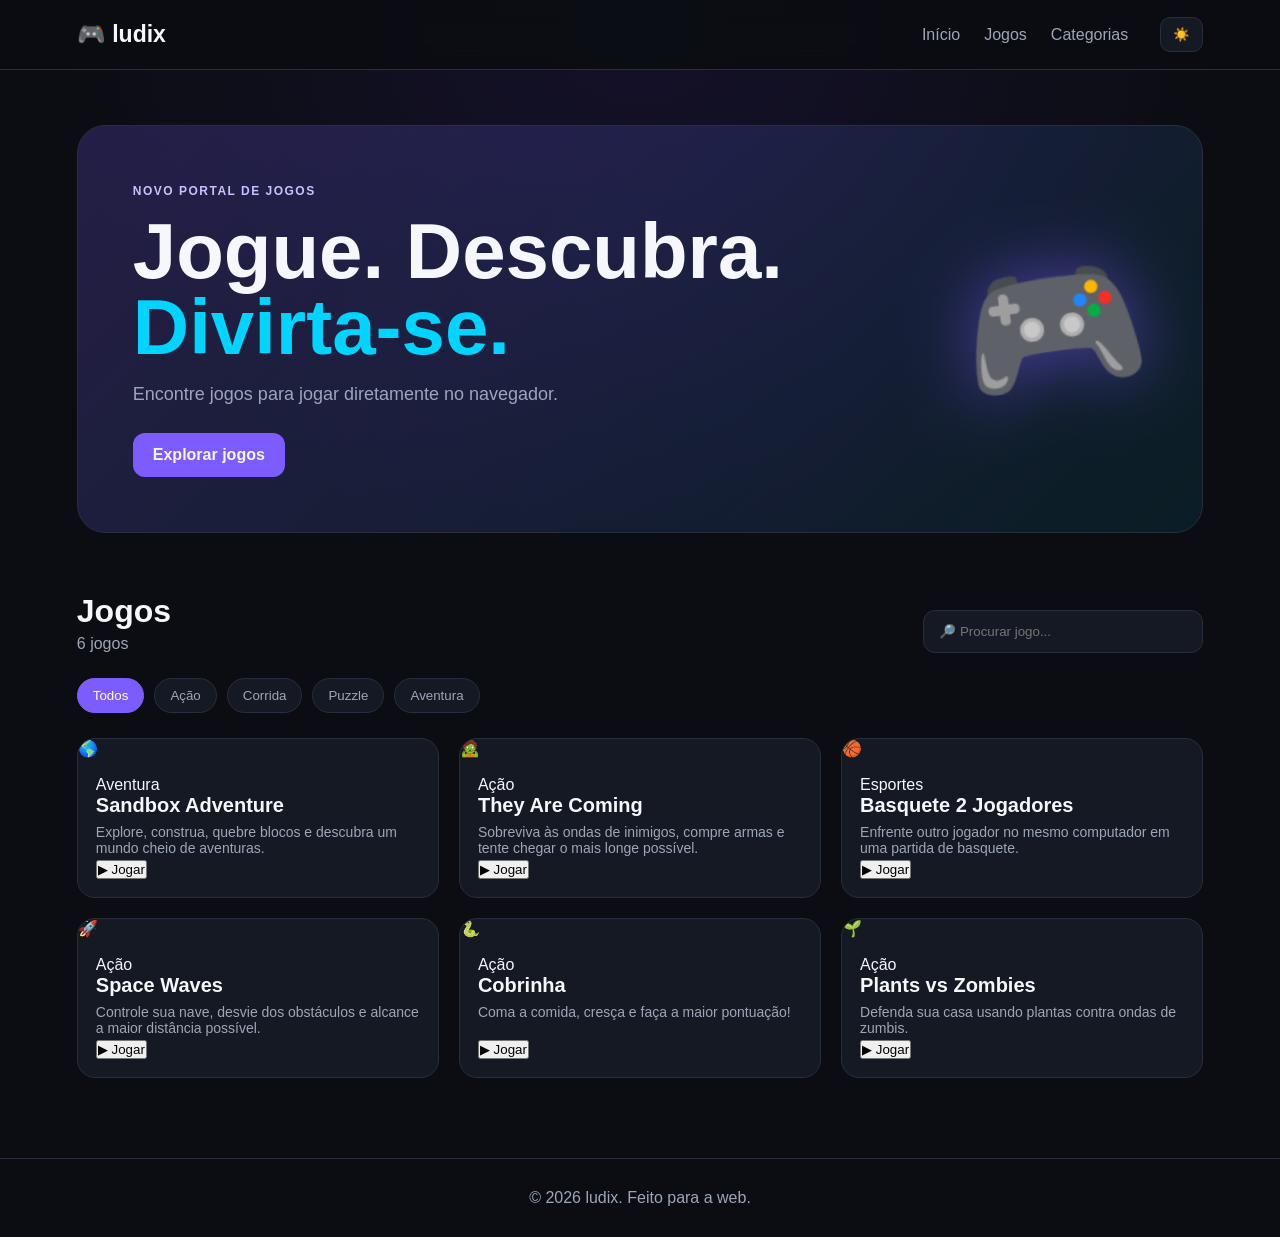
<file: index.html>
<!DOCTYPE html>
<html lang="pt-BR">
<head>
<meta charset="UTF-8">
<meta name="viewport" content="width=device-width, initial-scale=1.0">
<meta name="description" content="ludix - jogos online gratuitos.">
<title>ludix - Jogos Online</title>
<link rel="stylesheet" href="style.css">
</head>
<body>
<header class="topbar">
<a class="logo" href="#">🎮 ludix</a>
<nav><a href="#inicio">Início</a><a href="#jogos">Jogos</a><a href="#categorias">Categorias</a></nav>
<button id="themeBtn" class="icon-btn">☀️</button>
</header>
<main>
<section id="inicio" class="hero">
<div><span class="badge">NOVO PORTAL DE JOGOS</span>
<h1>Jogue. Descubra.<br><span>Divirta-se.</span></h1>
<p>Encontre jogos para jogar diretamente no navegador.</p>
<a class="primary-btn" href="#jogos">Explorar jogos</a></div>
<div class="hero-art">🎮</div>
</section>
<section id="jogos" class="section">
<div class="section-head"><div><h2>Jogos</h2><p id="resultCount"></p></div>
<input id="search" class="search" type="search" placeholder="🔎 Procurar jogo..."></div>
<div id="categorias" class="filters">
<button class="filter active" data-category="Todos">Todos</button>
<button class="filter" data-category="Ação">Ação</button>
<button class="filter" data-category="Corrida">Corrida</button>
<button class="filter" data-category="Puzzle">Puzzle</button>
<button class="filter" data-category="Aventura">Aventura</button>
</div>
<div id="gameGrid" class="game-grid"></div>
<div id="empty" class="empty hidden">Nenhum jogo encontrado.</div>
</section>
</main>
<footer><p>© 2026 ludix. Feito para a web.</p></footer>
<script src="script.js"></script>
</body>
</html>
</file>
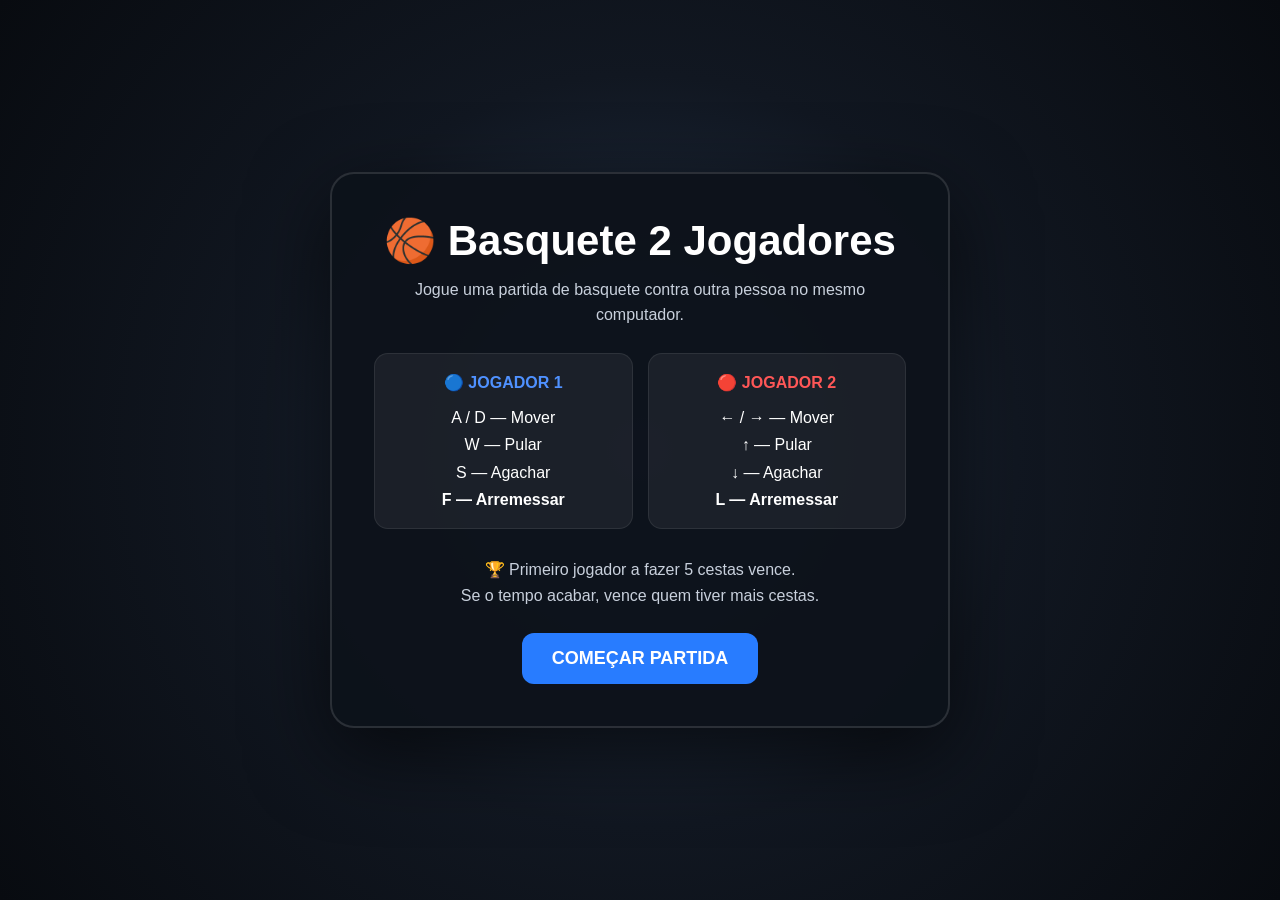
<file: jogos/basquete/index.html>
<!DOCTYPE html>
<html lang="pt-BR">
<head>
<meta charset="UTF-8">
<meta name="viewport" content="width=device-width, initial-scale=1.0">

<title>Basquete 2 Jogadores</title>

<style>
*{
    box-sizing:border-box;
    margin:0;
    padding:0;
}

html,body{
    width:100%;
    height:100%;
    overflow:hidden;
    background:#10131a;
    font-family:Arial,Helvetica,sans-serif;
}

body{
    color:white;
}

canvas{
    position:fixed;
    inset:0;
    width:100%;
    height:100%;
    display:block;
}

#menu,
#gameOver{
    position:fixed;
    inset:0;
    z-index:10;

    display:flex;
    align-items:center;
    justify-content:center;

    background:
        radial-gradient(
            circle at center,
            #26364d 0%,
            #111721 48%,
            #080b10 100%
        );
}

.panel{
    width:min(620px,90vw);
    padding:42px;

    border-radius:24px;

    background:rgba(13,18,27,.95);

    border:2px solid rgba(255,255,255,.12);

    box-shadow:
        0 25px 80px rgba(0,0,0,.6);

    text-align:center;
}

.panel h1{
    font-size:42px;
    margin-bottom:12px;
}

.panel p{
    color:#c8d0dc;
    line-height:1.6;
    margin-bottom:25px;
}

button{
    border:0;
    border-radius:12px;

    padding:15px 30px;

    font-size:18px;
    font-weight:bold;

    cursor:pointer;

    background:#287cff;
    color:white;
}

button:hover{
    filter:brightness(1.12);
}

.controls{
    margin:20px 0 28px;

    display:grid;

    grid-template-columns:1fr 1fr;

    gap:15px;
}

.controlBox{
    padding:15px;

    border-radius:14px;

    background:rgba(255,255,255,.06);

    border:
        1px solid
        rgba(255,255,255,.08);

    line-height:1.7;
}

.controlBox strong{
    display:block;
    margin-bottom:8px;
}

.blue{
    color:#4f91ff;
}

.red{
    color:#ff5757;
}

.hidden{
    display:none !important;
}

#gameOver h1{
    font-size:40px;
    margin-bottom:15px;
}

.finalScore{
    font-size:32px;
    font-weight:bold;
    margin:20px 0 28px;
}
</style>
</head>

<body>

<canvas id="game"></canvas>


<!-- =====================================================
     MENU
===================================================== -->

<div id="menu">

    <div class="panel">

        <h1>
            🏀 Basquete 2 Jogadores
        </h1>

        <p>
            Jogue uma partida de basquete
            contra outra pessoa no mesmo computador.
        </p>

        <div class="controls">

            <div class="controlBox">

                <strong class="blue">
                    🔵 JOGADOR 1
                </strong>

                A / D — Mover<br>
                W — Pular<br>
                S — Agachar<br>
                <b>F — Arremessar</b>

            </div>

            <div class="controlBox">

                <strong class="red">
                    🔴 JOGADOR 2
                </strong>

                ← / → — Mover<br>
                ↑ — Pular<br>
                ↓ — Agachar<br>
                <b>L — Arremessar</b>

            </div>

        </div>

        <p>
            🏆 Primeiro jogador a fazer
            5 cestas vence.<br>

            Se o tempo acabar,
            vence quem tiver mais cestas.
        </p>

        <button id="startBtn">
            COMEÇAR PARTIDA
        </button>

    </div>

</div>


<!-- =====================================================
     GAME OVER
===================================================== -->

<div id="gameOver" class="hidden">

    <div class="panel">

        <h1 id="winnerText">
            🏆 FIM DE JOGO
        </h1>

        <div
            class="finalScore"
            id="finalScore"
        >
            0 × 0
        </div>

        <button id="restartBtn">
            JOGAR NOVAMENTE
        </button>

    </div>

</div>


<script>

/* =====================================================
   CANVAS
===================================================== */

const canvas =
    document.getElementById("game");

const ctx =
    canvas.getContext("2d");


/* =====================================================
   ELEMENTOS
===================================================== */

const menu =
    document.getElementById("menu");

const gameOver =
    document.getElementById("gameOver");

const startBtn =
    document.getElementById("startBtn");

const restartBtn =
    document.getElementById("restartBtn");

const winnerText =
    document.getElementById("winnerText");

const finalScore =
    document.getElementById("finalScore");


/* =====================================================
   MUNDO
===================================================== */

const WORLD_WIDTH = 1600;
const WORLD_HEIGHT = 900;

let W = window.innerWidth;
let H = window.innerHeight;

const groundY = 765;
const gravity = 2100;


/* =====================================================
   ESTADO
===================================================== */

let playing = false;

let score1 = 0;
let score2 = 0;

let matchTime = 120;

let resetTimer = 0;


/* =====================================================
   TECLADO
===================================================== */

const keys = Object.create(null);


/*
    CONTROLE DO TECLADO

    F  = arremesso do jogador 1
    L  = arremesso do jogador 2
*/

document.addEventListener("keydown", function(e){

    keys[e.code] = true;


    /* =========================================
       JOGADOR 1 — F
    ========================================= */

    if(e.code === "KeyF"){

        e.preventDefault();

        if(
            playing &&
            ball.heldBy === player1
        ){

            shootBall(player1);

        }

        return;
    }


    /* =========================================
       JOGADOR 2 — L
    ========================================= */

    if(e.code === "KeyL"){

        e.preventDefault();

        if(
            playing &&
            ball.heldBy === player2
        ){

            shootBall(player2);

        }

        return;
    }


    /* =========================================
       SETAS
    ========================================= */

    if(
        e.code === "ArrowLeft" ||
        e.code === "ArrowRight" ||
        e.code === "ArrowUp" ||
        e.code === "ArrowDown"
    ){

        e.preventDefault();

    }

}, true);


document.addEventListener("keyup", function(e){

    keys[e.code] = false;

}, true);


/* =====================================================
   TAMANHO
===================================================== */

function resize(){

    W = window.innerWidth;
    H = window.innerHeight;

    canvas.width = W;
    canvas.height = H;

}

window.addEventListener(
    "resize",
    resize
);

resize();


/* =====================================================
   CESTAS
===================================================== */

const basket1 = {
    x:125,
    rimY:405,
    rimWidth:86
};

const basket2 = {
    x:1475,
    rimY:405,
    rimWidth:86
};


/* =====================================================
   JOGADOR 1
===================================================== */

const player1 = {

    x:400,
    y:groundY-105,

    vx:0,
    vy:0,

    width:62,
    height:105,

    color:"#287cff",
    dark:"#104aaf",

    facing:1,

    onGround:true,
    crouching:false,

    shootCooldown:0

};


/* =====================================================
   JOGADOR 2
===================================================== */

const player2 = {

    x:1138,
    y:groundY-105,

    vx:0,
    vy:0,

    width:62,
    height:105,

    color:"#e63c3c",
    dark:"#9d1717",

    facing:-1,

    onGround:true,
    crouching:false,

    shootCooldown:0

};


/* =====================================================
   BOLA
===================================================== */

const ball = {

    x:400,
    y:groundY-105,

    z:0,

    vx:0,
    vy:0,
    vz:0,

    radius:19,

    heldBy:player1,

    scored:false,

    /*
        NOVO:
        impede que o jogador pegue
        a bola imediatamente depois
        de arremessá-la.
    */
    pickupCooldown:0

};


/* =====================================================
   RESET
===================================================== */

function resetGame(){

    score1 = 0;
    score2 = 0;

    matchTime = 120;
    resetTimer = 0;


    player1.x = 400;
    player1.y =
        groundY-player1.height;

    player1.vx = 0;
    player1.vy = 0;

    player1.onGround = true;
    player1.crouching = false;
    player1.shootCooldown = 0;


    player2.x = 1138;
    player2.y =
        groundY-player2.height;

    player2.vx = 0;
    player2.vy = 0;

    player2.onGround = true;
    player2.crouching = false;
    player2.shootCooldown = 0;


    ball.x = player1.x;
    ball.y = player1.y;

    ball.z = 0;

    ball.vx = 0;
    ball.vy = 0;
    ball.vz = 0;

    ball.heldBy = player1;

    ball.scored = false;

    ball.pickupCooldown = 0;

}


/* =====================================================
   COMEÇAR
===================================================== */

function startGame(){

    resetGame();

    menu.classList.add("hidden");

    gameOver.classList.add("hidden");

    playing = true;

}


/* =====================================================
   FINAL
===================================================== */

function finishGame(){

    if(!playing){
        return;
    }

    playing = false;


    if(score1 > score2){

        winnerText.textContent =
            "🔵 JOGADOR 1 VENCEU!";

    }
    else if(score2 > score1){

        winnerText.textContent =
            "🔴 JOGADOR 2 VENCEU!";

    }
    else{

        winnerText.textContent =
            "🤝 EMPATE!";

    }


    finalScore.textContent =
        "JOGADOR 1   " +
        score1 +
        " × " +
        score2 +
        "   JOGADOR 2";


    gameOver.classList.remove(
        "hidden"
    );

}


/* =====================================================
   POSIÇÃO DA MÃO
===================================================== */

function getHandPosition(player){

    return {

        x:
            player.x +
            player.width/2 +
            player.facing*42,

        y:
            player.y+43

    };

}


/* =====================================================
   ARREMESSO — F / L
===================================================== */

function shootBall(player){

    if(!playing){
        return;
    }


    if(ball.heldBy !== player){
        return;
    }


    if(player.shootCooldown > 0){
        return;
    }


    player.shootCooldown = 0.65;


    const target =
        player === player1
        ? basket2
        : basket1;


    const hand =
        getHandPosition(player);


    /*
        SOLTA A BOLA
    */

    ball.heldBy = null;


    ball.x = hand.x;
    ball.y = hand.y;


    /*
        A bola começa
        ligeiramente acima da mão.
    */

    ball.z = 20;


    /*
        NOVO:
        impede o jogador de pegar
        a bola imediatamente.
    */

    ball.pickupCooldown = 0.35;


    /*
        DISTÂNCIA ATÉ A CESTA
    */

    const dx =
        target.x -
        ball.x;


    /*
        MOVIMENTO HORIZONTAL
    */

    ball.vx =
        dx / 1.15;


    /*
        MOVIMENTO PARA CIMA
    */

    ball.vz = 1250;


    ball.vy = 0;

    ball.scored = false;

}


/* =====================================================
   MOVIMENTO DO JOGADOR
===================================================== */

function updatePlayer(
    player,
    dt,
    controls
){

    let moving = false;


    if(keys[controls.left]){

        player.vx = -430;

        player.facing = -1;

        moving = true;

    }


    if(keys[controls.right]){

        player.vx = 430;

        player.facing = 1;

        moving = true;

    }


    if(!moving){

        player.vx *=
            Math.pow(
                0.0005,
                dt
            );

    }


    if(
        keys[controls.jump] &&
        player.onGround
    ){

        player.vy = -820;

        player.onGround = false;

    }


    player.crouching =
        !!keys[controls.down];


    player.vy +=
        gravity*dt;


    player.x +=
        player.vx*dt;


    player.y +=
        player.vy*dt;


    if(
        player.y +
        player.height >=
        groundY
    ){

        player.y =
            groundY-player.height;

        player.vy = 0;

        player.onGround = true;

    }


    player.x =
        Math.max(
            55,
            Math.min(
                WORLD_WIDTH -
                55 -
                player.width,
                player.x
            )
        );


    if(player.shootCooldown > 0){

        player.shootCooldown -= dt;

    }

}


/* =====================================================
   BOLA
===================================================== */

function updateBall(dt){

    /*
        NOVO:
        diminui o tempo de bloqueio
        para pegar a bola.
    */

    if(ball.pickupCooldown > 0){

        ball.pickupCooldown -= dt;

        if(ball.pickupCooldown < 0){
            ball.pickupCooldown = 0;
        }

    }


    if(ball.heldBy){

        const hand =
            getHandPosition(
                ball.heldBy
            );

        ball.x = hand.x;
        ball.y = hand.y;
        ball.z = 0;

        return;

    }


    ball.x +=
        ball.vx*dt;

    ball.y +=
        ball.vy*dt;


    ball.vz -=
        gravity*dt;

    ball.z +=
        ball.vz*dt;


    if(ball.z < 0){

        ball.z = 0;


        if(
            Math.abs(ball.vz) > 180
        ){

            ball.vz *= -0.48;

        }
        else{

            ball.vz = 0;

        }


        ball.vx *= 0.88;

    }


    if(ball.x < 25){

        ball.x = 25;

        ball.vx *= -0.55;

    }


    if(
        ball.x >
        WORLD_WIDTH-25
    ){

        ball.x =
            WORLD_WIDTH-25;

        ball.vx *= -0.55;

    }

}


/* =====================================================
   PEGAR BOLA
===================================================== */

function tryPickupBall(player){

    if(ball.heldBy){
        return;
    }


    /*
        NOVO:
        não permite pegar a bola
        durante o pequeno intervalo
        após o arremesso.
    */

    if(ball.pickupCooldown > 0){
        return;
    }


    if(ball.z > 95){
        return;
    }


    const playerCenterX =
        player.x +
        player.width/2;


    const playerCenterY =
        player.y +
        player.height/2;


    const dx =
        ball.x -
        playerCenterX;


    const dy =
        ball.y -
        playerCenterY;


    const distance =
        Math.sqrt(
            dx*dx +
            dy*dy
        );


    if(distance < 125){

        ball.heldBy = player;

        ball.vx = 0;
        ball.vy = 0;
        ball.vz = 0;

    }

}


/* =====================================================
   CESTA
===================================================== */

function checkBasketCollision(){

    if(ball.heldBy){
        return;
    }

    if(ball.scored){
        return;
    }


    const baskets = [

        {
            basket:basket1,
            player:2
        },

        {
            basket:basket2,
            player:1
        }

    ];


    for(const item of baskets){

        const b =
            item.basket;


        const horizontal =
            Math.abs(
                ball.x-b.x
            );


        const ballScreenY =
            ball.y-ball.z;


        const vertical =
            Math.abs(
                ballScreenY-b.rimY
            );


        if(
            horizontal <
            b.rimWidth/2
            &&
            vertical < 22
            &&
            ball.vz < 0
        ){

            ball.scored = true;


            if(item.player === 1){
                score1++;
            }
            else{
                score2++;
            }


            const nextPlayer =
                item.player === 1
                ? player2
                : player1;


            ball.heldBy =
                nextPlayer;

            ball.x =
                nextPlayer.x;

            ball.y =
                nextPlayer.y;

            ball.z = 0;

            ball.vx = 0;
            ball.vy = 0;
            ball.vz = 0;

            ball.pickupCooldown = 0;


            if(
                score1 >= 5 ||
                score2 >= 5
            ){

                setTimeout(
                    function(){

                        if(playing){
                            finishGame();
                        }

                    },
                    450
                );

                return;

            }


            resetTimer = 1.1;

            return;

        }

    }

}


/* =====================================================
   TEMPO
===================================================== */

function updateTimer(dt){

    if(!playing){
        return;
    }


    matchTime -= dt;


    if(matchTime <= 0){

        matchTime = 0;

        finishGame();

    }

}


/* =====================================================
   UPDATE
===================================================== */

function update(dt){

    if(!playing){
        return;
    }


    if(resetTimer > 0){

        resetTimer -= dt;

        if(resetTimer < 0){
            resetTimer = 0;
        }

    }


    updatePlayer(
        player1,
        dt,
        {
            left:"KeyA",
            right:"KeyD",
            jump:"KeyW",
            down:"KeyS"
        }
    );


    updatePlayer(
        player2,
        dt,
        {
            left:"ArrowLeft",
            right:"ArrowRight",
            jump:"ArrowUp",
            down:"ArrowDown"
        }
    );


    if(resetTimer <= 0){

        tryPickupBall(player1);

        tryPickupBall(player2);

    }


    updateBall(dt);

    checkBasketCollision();

    updateTimer(dt);

}


/* =====================================================
   FUNDO
===================================================== */

function drawBackground(){

    const scaleX =
        W/WORLD_WIDTH;

    const scaleY =
        H/WORLD_HEIGHT;


    ctx.save();

    ctx.scale(
        scaleX,
        scaleY
    );


    const sky =
        ctx.createLinearGradient(
            0,
            0,
            0,
            groundY
        );


    sky.addColorStop(
        0,
        "#172334"
    );


    sky.addColorStop(
        1,
        "#405a76"
    );


    ctx.fillStyle = sky;


    ctx.fillRect(
        0,
        0,
        WORLD_WIDTH,
        groundY
    );


    /* ARQUIBANCADAS */

    ctx.fillStyle =
        "#202832";


    ctx.fillRect(
        0,
        220,
        WORLD_WIDTH,
        280
    );


    for(
        let row=0;
        row<5;
        row++
    ){

        const y =
            260 +
            row*48;


        ctx.fillStyle =
            row%2===0
            ? "#293440"
            : "#242e39";


        ctx.fillRect(
            0,
            y,
            WORLD_WIDTH,
            38
        );

    }


    /* PÚBLICO */

    for(
        let row=0;
        row<5;
        row++
    ){

        for(
            let x=25;
            x<WORLD_WIDTH;
            x+=42
        ){

            const y =
                250 +
                row*48;


            ctx.fillStyle =
                row%3===0
                ? "#d7a36d"
                : "#b7c0ca";


            ctx.beginPath();

            ctx.arc(
                x,
                y,
                8,
                0,
                Math.PI*2
            );

            ctx.fill();


            ctx.fillStyle =
                "#303b49";


            ctx.fillRect(
                x-9,
                y+8,
                18,
                25
            );

        }

    }


    /* PISO */

    const floor =
        ctx.createLinearGradient(
            0,
            groundY,
            0,
            WORLD_HEIGHT
        );


    floor.addColorStop(
        0,
        "#d38b42"
    );


    floor.addColorStop(
        1,
        "#8d4f21"
    );


    ctx.fillStyle = floor;


    ctx.fillRect(
        0,
        groundY,
        WORLD_WIDTH,
        WORLD_HEIGHT-groundY
    );


    /* LINHAS */

    ctx.strokeStyle =
        "rgba(255,255,255,.75)";

    ctx.lineWidth = 6;


    ctx.strokeRect(
        25,
        groundY+15,
        WORLD_WIDTH-50,
        110
    );


    ctx.beginPath();

    ctx.moveTo(
        WORLD_WIDTH/2,
        groundY
    );

    ctx.lineTo(
        WORLD_WIDTH/2,
        WORLD_HEIGHT
    );

    ctx.stroke();


    ctx.beginPath();

    ctx.arc(
        WORLD_WIDTH/2,
        groundY+65,
        70,
        0,
        Math.PI*2
    );

    ctx.stroke();


    ctx.restore();

}


/* =====================================================
   CESTA
===================================================== */

function drawBasket(basket){

    const scaleX =
        W/WORLD_WIDTH;

    const scaleY =
        H/WORLD_HEIGHT;


    ctx.save();

    ctx.scale(
        scaleX,
        scaleY
    );


    const x =
        basket.x;


    /* POSTE */

    ctx.fillStyle =
        "#18202a";


    ctx.fillRect(
        x-10,
        basket.rimY-5,
        20,
        groundY-(basket.rimY-5)
    );


    /* TABELA */

    ctx.fillStyle =
        "#edf3f8";


    ctx.fillRect(
        x-63,
        basket.rimY-82,
        126,
        78
    );


    ctx.strokeStyle =
        "#111";


    ctx.lineWidth = 6;


    ctx.strokeRect(
        x-63,
        basket.rimY-82,
        126,
        78
    );


    /* QUADRADO */

    ctx.strokeStyle =
        "#d33";

    ctx.lineWidth = 5;


    ctx.strokeRect(
        x-31,
        basket.rimY-57,
        62,
        43
    );


    /* ARO */

    ctx.strokeStyle =
        "#e85b24";

    ctx.lineWidth = 9;


    ctx.beginPath();


    ctx.ellipse(
        x,
        basket.rimY,
        basket.rimWidth/2,
        10,
        0,
        0,
        Math.PI*2
    );


    ctx.stroke();


    /* REDE */

    ctx.strokeStyle =
        "rgba(255,255,255,.8)";

    ctx.lineWidth = 2;


    for(
        let i=-4;
        i<=4;
        i++
    ){

        ctx.beginPath();

        ctx.moveTo(
            x+i*9,
            basket.rimY+4
        );

        ctx.lineTo(
            x+i*6,
            basket.rimY+48
        );

        ctx.stroke();

    }


    for(
        let i=0;
        i<5;
        i++
    ){

        ctx.beginPath();

        ctx.moveTo(
            x-35+i*18,
            basket.rimY+13
        );

        ctx.lineTo(
            x-25+i*13,
            basket.rimY+43
        );

        ctx.stroke();

    }


    ctx.restore();

}


/* =====================================================
   JOGADOR
===================================================== */

function drawPlayer(player){

    const scaleX =
        W/WORLD_WIDTH;

    const scaleY =
        H/WORLD_HEIGHT;


    ctx.save();

    ctx.scale(
        scaleX,
        scaleY
    );


    const cx =
        player.x +
        player.width/2;


    const baseY =
        player.y +
        player.height;


    /* SOMBRA */

    ctx.fillStyle =
        "rgba(0,0,0,.25)";


    ctx.beginPath();

    ctx.ellipse(
        cx,
        groundY+2,
        42,
        10,
        0,
        0,
        Math.PI*2
    );

    ctx.fill();


    /* PERNAS */

    ctx.fillStyle =
        "#111722";


    ctx.fillRect(
        cx-21,
        baseY-47,
        17,
        48
    );


    ctx.fillRect(
        cx+4,
        baseY-47,
        17,
        48
    );


    /* TÊNIS */

    ctx.fillStyle =
        "#f1f1f1";


    ctx.fillRect(
        cx-27,
        baseY-7,
        28,
        9
    );


    ctx.fillRect(
        cx+2,
        baseY-7,
        28,
        9
    );


    /* CORPO */

    ctx.fillStyle =
        player.color;


    ctx.beginPath();

    ctx.roundRect(
        cx-27,
        player.y+32,
        54,
        48,
        12
    );

    ctx.fill();


    /* DETALHE */

    ctx.fillStyle =
        player.dark;


    ctx.fillRect(
        cx-27,
        player.y+62,
        54,
        18
    );


    /* BRAÇO TRASEIRO */

    ctx.strokeStyle =
        player.dark;

    ctx.lineWidth = 14;

    ctx.lineCap = "round";


    ctx.beginPath();

    ctx.moveTo(
        cx-23,
        player.y+43
    );

    ctx.lineTo(
        cx-38,
        player.y+76
    );

    ctx.stroke();


    /* BRAÇO */

    const hand =
        getHandPosition(player);


    ctx.strokeStyle =
        player.color;


    ctx.lineWidth = 14;


    ctx.beginPath();

    ctx.moveTo(
        cx+
        player.facing*20,
        player.y+43
    );

    ctx.lineTo(
        hand.x,
        hand.y
    );

    ctx.stroke();


    /* CABEÇA */

    ctx.fillStyle =
        "#d69a6a";


    ctx.beginPath();

    ctx.arc(
        cx,
        player.y+20,
        22,
        0,
        Math.PI*2
    );

    ctx.fill();


    /* CABELO */

    ctx.fillStyle =
        "#171717";


    ctx.beginPath();

    ctx.arc(
        cx,
        player.y+13,
        22,
        Math.PI,
        Math.PI*2
    );

    ctx.fill();


    /* NÚMERO */

    ctx.fillStyle =
        "white";

    ctx.font =
        "bold 24px Arial";

    ctx.textAlign =
        "center";


    ctx.fillText(
        player === player1
        ? "1"
        : "2",
        cx,
        player.y+66
    );


    ctx.restore();

}


/* =====================================================
   BOLA
===================================================== */

function drawBall(){

    const scaleX =
        W/WORLD_WIDTH;

    const scaleY =
        H/WORLD_HEIGHT;


    ctx.save();

    ctx.scale(
        scaleX,
        scaleY
    );


    const screenY =
        ball.y-ball.z;


    /* SOMBRA */

    ctx.fillStyle =
        "rgba(0,0,0,.28)";


    ctx.beginPath();

    ctx.ellipse(
        ball.x,
        ball.y+10,
        ball.radius *
        Math.max(
            .45,
            1-ball.z/600
        ),
        7,
        0,
        0,
        Math.PI*2
    );

    ctx.fill();


    /* BOLA */

    const gradient =
        ctx.createRadialGradient(
            ball.x-7,
            screenY-7,
            2,
            ball.x,
            screenY,
            ball.radius
        );


    gradient.addColorStop(
        0,
        "#ffb347"
    );


    gradient.addColorStop(
        1,
        "#d94c16"
    );


    ctx.fillStyle =
        gradient;


    ctx.beginPath();

    ctx.arc(
        ball.x,
        screenY,
        ball.radius,
        0,
        Math.PI*2
    );

    ctx.fill();


    /* COSTURAS */

    ctx.strokeStyle =
        "#35170b";

    ctx.lineWidth = 2.5;


    ctx.beginPath();

    ctx.arc(
        ball.x,
        screenY,
        ball.radius*.7,
        -1.1,
        1.1
    );

    ctx.stroke();


    ctx.beginPath();

    ctx.arc(
        ball.x,
        screenY,
        ball.radius*.7,
        2.05,
        4.25
    );

    ctx.stroke();


    ctx.beginPath();

    ctx.moveTo(
        ball.x-ball.radius,
        screenY
    );

    ctx.quadraticCurveTo(
        ball.x,
        screenY+8,
        ball.x+ball.radius,
        screenY
    );

    ctx.stroke();


    ctx.restore();

}


/* =====================================================
   HUD
===================================================== */

function drawHUD(){

    const scale =
        W/WORLD_WIDTH;


    ctx.save();

    ctx.scale(
        scale,
        scale
    );


    /* PLACAR */

    ctx.fillStyle =
        "rgba(8,12,18,.82)";


    ctx.beginPath();

    ctx.roundRect(
        WORLD_WIDTH/2-180,
        25,
        360,
        92,
        18
    );

    ctx.fill();


    ctx.strokeStyle =
        "rgba(255,255,255,.12)";

    ctx.lineWidth = 2;

    ctx.stroke();


    ctx.textAlign =
        "center";


    ctx.font =
        "bold 42px Arial";


    ctx.fillStyle =
        "#4d91ff";


    ctx.fillText(
        score1,
        WORLD_WIDTH/2-100,
        80
    );


    ctx.fillStyle =
        "#fff";


    ctx.font =
        "bold 24px Arial";


    ctx.fillText(
        "×",
        WORLD_WIDTH/2,
        80
    );


    ctx.font =
        "bold 42px Arial";


    ctx.fillStyle =
        "#ff5757";


    ctx.fillText(
        score2,
        WORLD_WIDTH/2+100,
        80
    );


    /* TEMPO */

    const minutes =
        Math.floor(
            matchTime/60
        );


    const seconds =
        Math.floor(
            matchTime%60
        )
        .toString()
        .padStart(2,"0");


    ctx.fillStyle =
        "#fff";

    ctx.font =
        "bold 20px Arial";


    ctx.fillText(
        minutes+":"+seconds,
        WORLD_WIDTH/2,
        107
    );


    /* INDICADOR */

    if(
        ball.heldBy === player1
    ){

        ctx.fillStyle =
            "#4d91ff";

        ctx.font =
            "bold 18px Arial";


        ctx.fillText(
            "F  •  ARREMESSAR",
            player1.x+30,
            player1.y-20
        );

    }


    if(
        ball.heldBy === player2
    ){

        ctx.fillStyle =
            "#ff5757";

        ctx.font =
            "bold 18px Arial";


        ctx.fillText(
            "L  •  ARREMESSAR",
            player2.x+30,
            player2.y-20
        );

    }


    ctx.restore();

}


/* =====================================================
   DESENHAR
===================================================== */

function draw(){

    ctx.clearRect(
        0,
        0,
        W,
        H
    );


    drawBackground();

    drawBasket(basket1);

    drawBasket(basket2);

    drawPlayer(player1);

    drawPlayer(player2);

    drawBall();

    drawHUD();

}


/* =====================================================
   LOOP
===================================================== */

let lastTime =
    performance.now();


function loop(now){

    const dt =
        Math.min(
            0.033,
            (now-lastTime)/1000
        );


    lastTime = now;


    update(dt);

    draw();


    requestAnimationFrame(
        loop
    );

}


/* =====================================================
   BOTÕES
===================================================== */

startBtn.addEventListener(
    "click",
    function(){

        startGame();

    }
);


restartBtn.addEventListener(
    "click",
    function(){

        gameOver.classList.add(
            "hidden"
        );

        startGame();

    }
);


/* =====================================================
   INÍCIO
===================================================== */

resetGame();

draw();

requestAnimationFrame(
    loop
);

</script>

</body>
</html>
</file>
<file: style.css>
*{box-sizing:border-box;margin:0;padding:0}
:root{--bg:#0b0d12;--card:#151923;--card2:#1d2230;--text:#f5f7fb;--muted:#9da6b8;--accent:#7c5cff;--accent2:#00d4ff;--border:#282e3c}
body{font-family:Arial,Helvetica,sans-serif;background:radial-gradient(circle at top,#15112b 0,var(--bg) 42%);color:var(--text);min-height:100vh}
a{color:inherit;text-decoration:none}.topbar{position:sticky;top:0;z-index:10;height:70px;display:flex;align-items:center;gap:32px;padding:0 6%;background:rgba(11,13,18,.88);backdrop-filter:blur(14px);border-bottom:1px solid var(--border)}
.logo{font-size:23px;font-weight:800;margin-right:auto}nav{display:flex;gap:24px;color:var(--muted)}nav a:hover{color:var(--text)}
.icon-btn{background:var(--card);border:1px solid var(--border);border-radius:10px;padding:9px 12px;cursor:pointer}
.hero{width:88%;max-width:1200px;margin:55px auto 20px;min-height:390px;display:flex;align-items:center;justify-content:space-between;padding:55px;border:1px solid var(--border);border-radius:28px;background:linear-gradient(135deg,rgba(124,92,255,.22),rgba(0,212,255,.08));overflow:hidden}
.badge{color:#c9c0ff;font-size:12px;font-weight:800;letter-spacing:1.5px}h1{font-size:clamp(42px,7vw,78px);line-height:.98;margin:14px 0 18px}h1 span{color:var(--accent2)}
.hero p{color:var(--muted);font-size:18px;max-width:550px;margin-bottom:28px}.primary-btn{display:inline-block;padding:13px 20px;border-radius:12px;background:var(--accent);font-weight:800}
.hero-art{font-size:150px;filter:drop-shadow(0 0 35px rgba(124,92,255,.55));transform:rotate(-8deg)}
.section{width:88%;max-width:1200px;margin:60px auto}.section-head{display:flex;align-items:end;justify-content:space-between;gap:20px}
h2{font-size:32px}.section-head p{color:var(--muted);margin-top:5px}.search{width:280px;background:var(--card);color:var(--text);border:1px solid var(--border);border-radius:12px;padding:13px 15px;outline:none}
.filters{display:flex;flex-wrap:wrap;gap:10px;margin:25px 0}.filter{color:var(--muted);background:var(--card);border:1px solid var(--border);border-radius:999px;padding:9px 15px;cursor:pointer}
.filter.active,.filter:hover{background:var(--accent);color:white;border-color:var(--accent)}.game-grid{display:grid;grid-template-columns:repeat(3,1fr);gap:20px}
.game-card{background:var(--card);border:1px solid var(--border);border-radius:18px;overflow:hidden;transition:.2s}.game-card:hover{transform:translateY(-5px);border-color:#464d61}
.game-cover{height:175px;display:grid;place-items:center;font-size:72px;background:linear-gradient(135deg,#24283b,#171a26)}
.game-info{padding:18px}.game-info h3{font-size:20px;margin-bottom:7px}.game-info p{color:var(--muted);font-size:14px;min-height:36px}
.tag{display:inline-block;font-size:11px;margin:12px 0;padding:5px 8px;border-radius:6px;background:var(--card2);color:#c8d0df}.play{width:100%;border:0;border-radius:10px;padding:11px;background:var(--accent);color:white;font-weight:800;cursor:pointer}
.empty{text-align:center;padding:60px;color:var(--muted)}.hidden{display:none}footer{border-top:1px solid var(--border);padding:30px 6%;color:var(--muted);text-align:center;margin-top:80px}
body.light{--bg:#f4f6fa;--card:#fff;--card2:#eef1f6;--text:#151821;--muted:#667085;--border:#dce1ea;background:#f4f6fa}
@media(max-width:850px){nav{display:none}.hero{padding:35px 25px}.hero-art{font-size:100px}.game-grid{grid-template-columns:repeat(2,1fr)}}
@media(max-width:560px){.hero{margin-top:25px}.hero-art{display:none}.section-head{align-items:stretch;flex-direction:column}.search{width:100%}.game-grid{grid-template-columns:1fr}}
</file>
